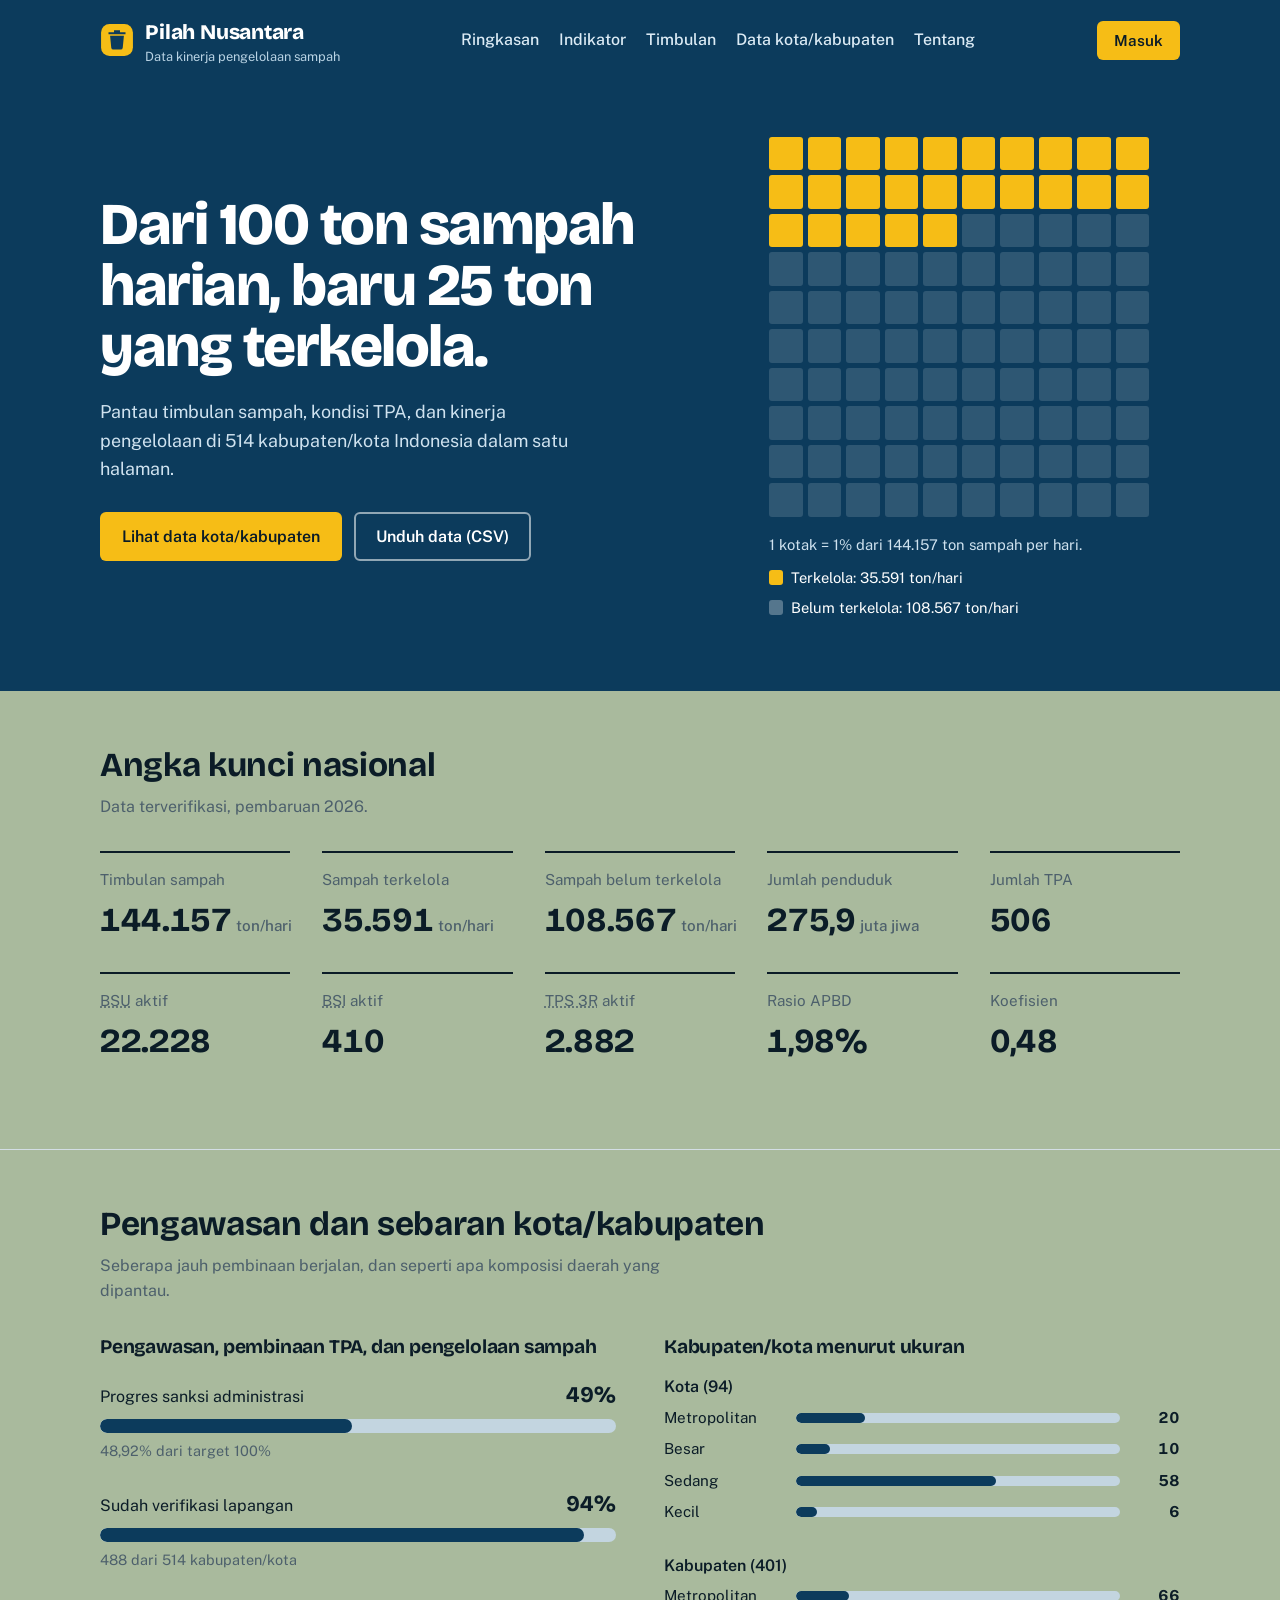
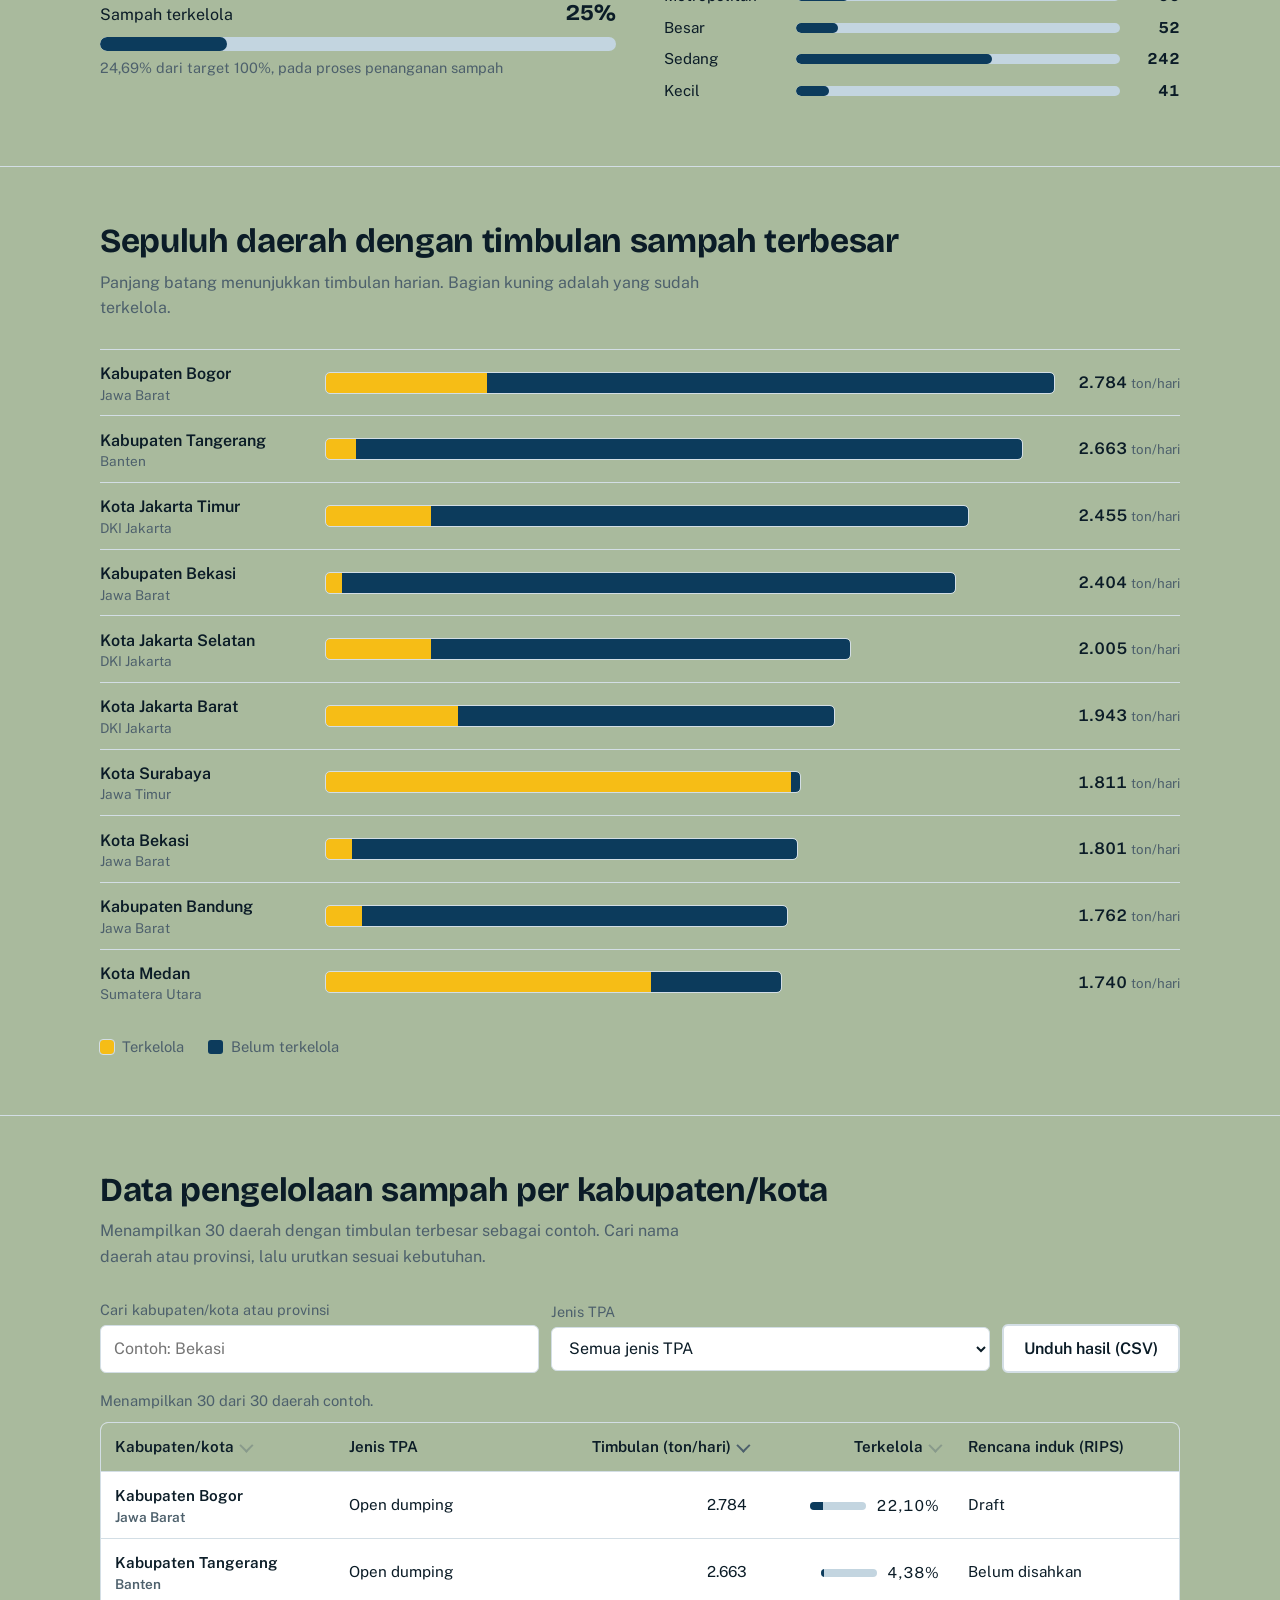
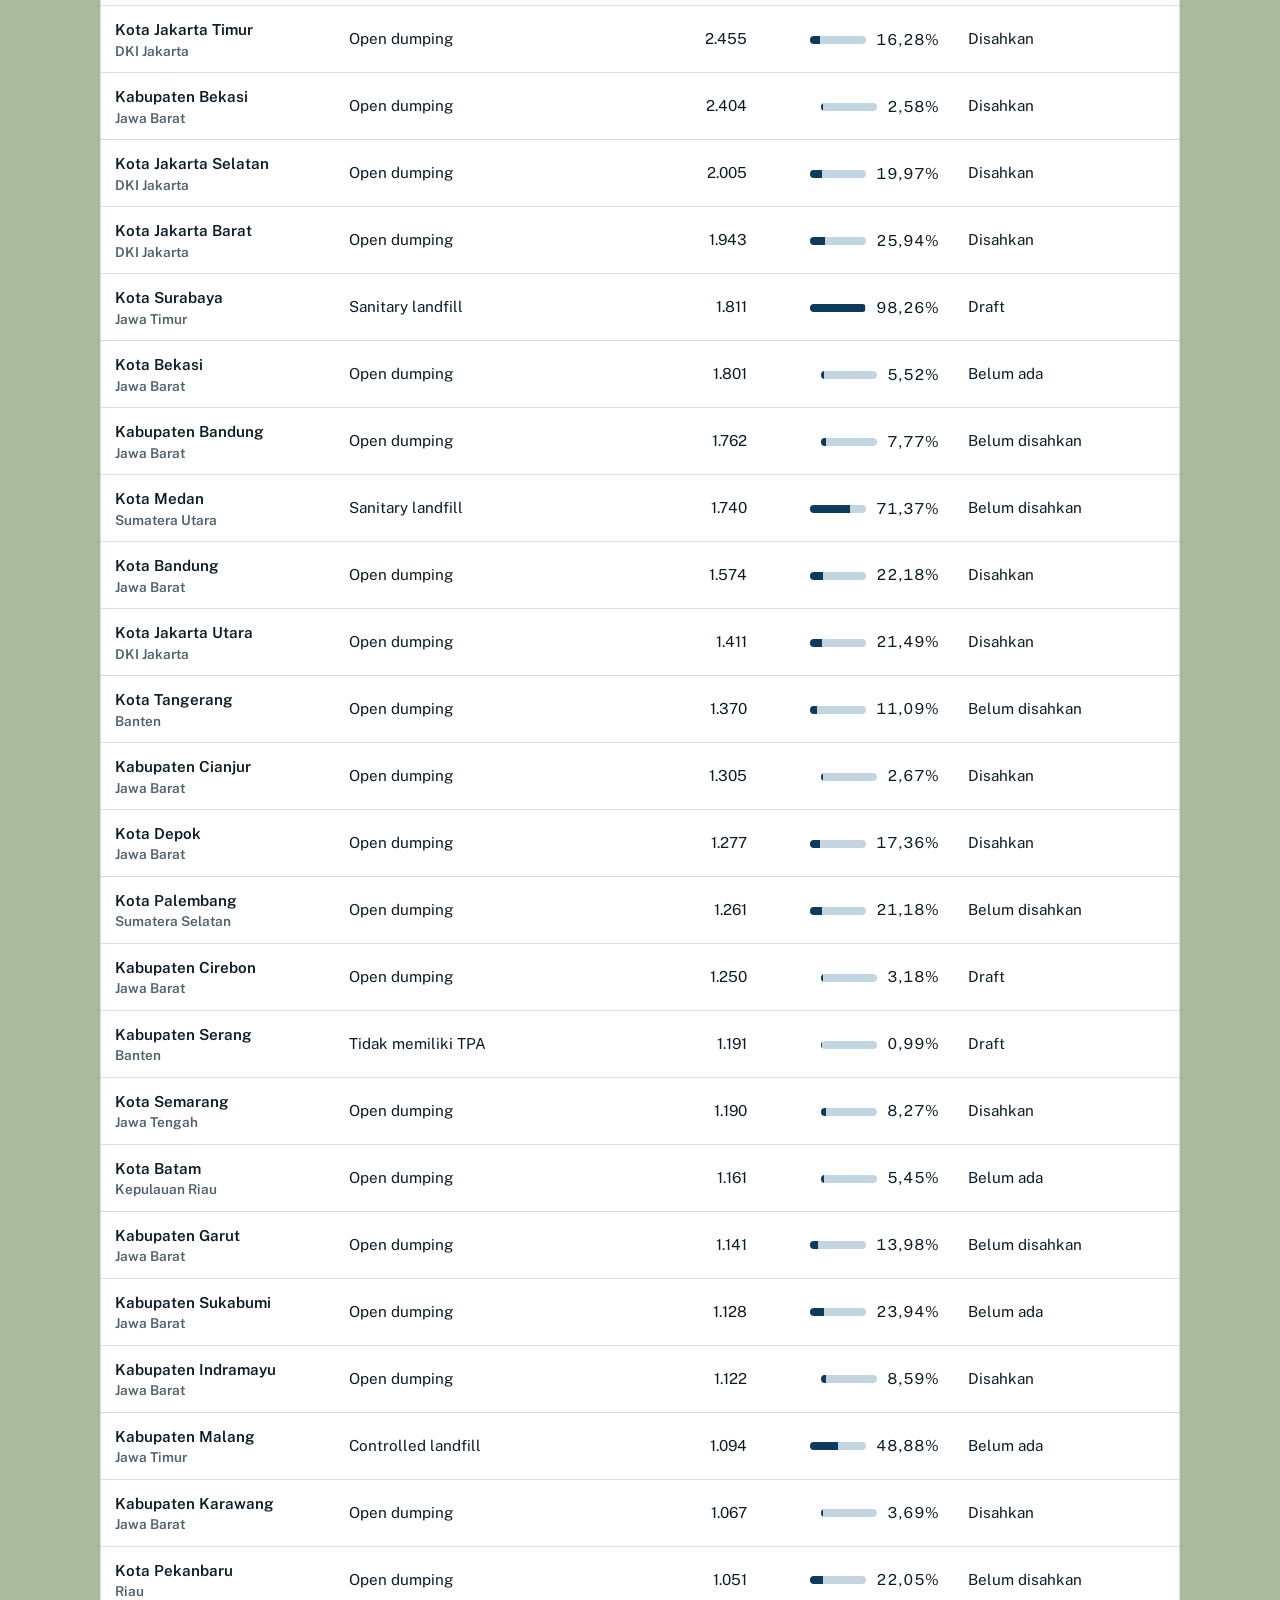
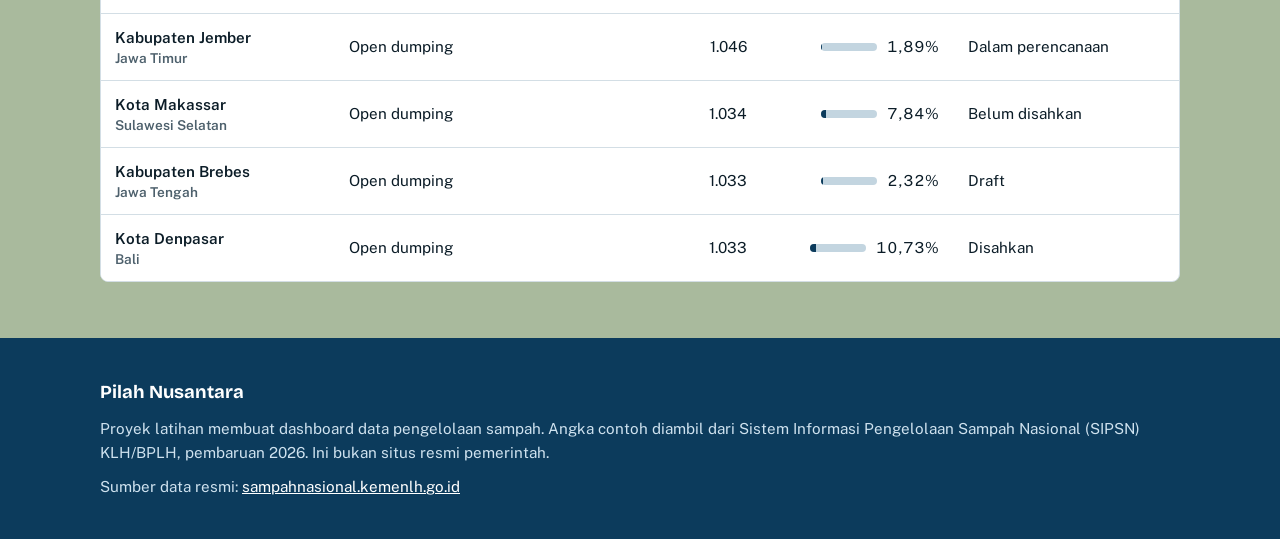
<file: index.html>
<!doctype html>
<html lang="id">
<head>
<meta charset="utf-8">
<meta name="viewport" content="width=device-width, initial-scale=1">
<title>Pilah Nusantara – Data pengelolaan sampah kabupaten/kota</title>
<link rel="preconnect" href="https://fonts.googleapis.com">
<link rel="preconnect" href="https://fonts.gstatic.com" crossorigin>
<link href="https://fonts.googleapis.com/css2?family=Bricolage+Grotesque:opsz,wght@12..96,500;12..96,700;12..96,800&family=Public+Sans:wght@400;500;600&display=swap" rel="stylesheet">
<link rel="stylesheet" href="syle.css">
</head>
<body>
<a class="skip" href="#data">Langsung ke tabel data</a>

<div class="top">
  <div class="wrap">
    <header class="bar-top">
      <a class="brand" href="#" aria-label="Pilah Nusantara, beranda">
        <svg viewBox="0 0 32 32" width="34" height="34" aria-hidden="true">
          <rect x="1" y="1" width="30" height="30" rx="8" fill="#F6BD16"/>
          <path d="M9.5 12h13l-1.1 11.2a2 2 0 0 1-2 1.8h-6.8a2 2 0 0 1-2-1.8L9.5 12Zm-1.5-3.2h16V10.6H8V8.8Zm5.2-2h5.6v2h-5.6v-2Z" fill="#0C3B5C"/>
        </svg>
        <span>
          <span class="brand-name">Pilah Nusantara</span>
          <span class="brand-sub">Data kinerja pengelolaan sampah</span>
        </span>
      </a>
      <nav class="nav" aria-label="Navigasi utama">
        <a href="#ringkasan">Ringkasan</a>
        <a href="#indikator">Indikator</a>
        <a href="#timbulan">Timbulan</a>
        <a href="#data">Data kota/kabupaten</a>
        <a href="#tentang">Tentang</a>
      </nav>
      <button class="btn btn-yellow btn-small" type="button" id="openLogin">Masuk</button>
    </header>

    <section class="hero" aria-labelledby="judul">
      <div>
        <h1 id="judul">Dari 100 ton sampah harian, baru 25 ton yang terkelola.</h1>
        <p class="lead">Pantau timbulan sampah, kondisi TPA, dan kinerja pengelolaan di 514 kabupaten/kota Indonesia dalam satu halaman.</p>
        <div class="hero-actions">
          <a class="btn btn-yellow" href="#data">Lihat data kota/kabupaten</a>
          <button class="btn btn-line" type="button" id="exportHero">Unduh data (CSV)</button>
        </div>
      </div>
      <figure class="waffle-box" style="margin:0">
        <div class="waffle" id="waffle" role="img" aria-label="Diagram 100 kotak: 25 kotak kuning menunjukkan sampah yang terkelola, 75 kotak redup menunjukkan sampah yang belum terkelola."></div>
        <figcaption>
          <p class="waffle-cap">1 kotak = 1% dari 144.157 ton sampah per hari.</p>
          <div class="legend">
            <span><i class="sw sw-managed"></i>Terkelola: 35.591 ton/hari</span>
            <span><i class="sw sw-pile-dark"></i>Belum terkelola: 108.567 ton/hari</span>
          </div>
        </figcaption>
      </figure>
    </section>
  </div>
</div>

<main>
  <section class="section" id="ringkasan" aria-labelledby="h-ringkasan">
    <div class="wrap">
      <h2 id="h-ringkasan">Angka kunci nasional</h2>
      <p class="intro">Data terverifikasi, pembaruan 2026.</p>
      <dl class="figures">
        <div class="fig"><dt>Timbulan sampah</dt><dd>144.157<span class="unit">ton/hari</span></dd></div>
        <div class="fig"><dt>Sampah terkelola</dt><dd>35.591<span class="unit">ton/hari</span></dd></div>
        <div class="fig"><dt>Sampah belum terkelola</dt><dd>108.567<span class="unit">ton/hari</span></dd></div>
        <div class="fig"><dt>Jumlah penduduk</dt><dd>275,9<span class="unit">juta jiwa</span></dd></div>
        <div class="fig"><dt>Jumlah TPA</dt><dd>506</dd></div>
        <div class="fig"><dt><abbr title="Bank Sampah Unit">BSU</abbr> aktif</dt><dd>22.228</dd></div>
        <div class="fig"><dt><abbr title="Bank Sampah Induk">BSI</abbr> aktif</dt><dd>410</dd></div>
        <div class="fig"><dt><abbr title="Reduce, Reuse, Recycle">TPS 3R</abbr> aktif</dt><dd>2.882</dd></div>
        <div class="fig"><dt>Rasio APBD</dt><dd>1,98%</dd></div>
        <div class="fig"><dt>Koefisien</dt><dd>0,48</dd></div>
      </dl>
    </div>
  </section>

  <section class="section" id="indikator" aria-labelledby="h-indikator">
    <div class="wrap">
      <h2 id="h-indikator">Pengawasan dan sebaran kota/kabupaten</h2>
      <p class="intro">Seberapa jauh pembinaan berjalan, dan seperti apa komposisi daerah yang dipantau.</p>

      <div class="two">
        <div>
          <h3>Pengawasan, pembinaan TPA, dan pengelolaan sampah</h3>

          <div class="meter">
            <div class="meter-head"><span>Progres sanksi administrasi</span><strong>49%</strong></div>
            <div class="track" role="img" aria-label="48,92 persen dari target 100 persen"><div class="fill" style="--v:48.92%"></div></div>
            <small>48,92% dari target 100%</small>
          </div>

          <div class="meter">
            <div class="meter-head"><span>Sudah verifikasi lapangan</span><strong>94%</strong></div>
            <div class="track" role="img" aria-label="488 dari 514 kabupaten/kota, 93,85 persen"><div class="fill" style="--v:93.85%"></div></div>
            <small>488 dari 514 kabupaten/kota</small>
          </div>

          <div class="meter">
            <div class="meter-head"><span>Sampah terkelola</span><strong>25%</strong></div>
            <div class="track" role="img" aria-label="24,69 persen dari target 100 persen"><div class="fill" style="--v:24.69%"></div></div>
            <small>24,69% dari target 100%, pada proses penanganan sampah</small>
          </div>
        </div>

        <div>
          <h3>Kabupaten/kota menurut ukuran</h3>
          <div class="sizes" id="sizes"></div>
        </div>
      </div>
    </div>
  </section>

  <section class="section" id="timbulan" aria-labelledby="h-timbulan">
    <div class="wrap">
      <h2 id="h-timbulan">Sepuluh daerah dengan timbulan sampah terbesar</h2>
      <p class="intro">Panjang batang menunjukkan timbulan harian. Bagian kuning adalah yang sudah terkelola.</p>
      <ol class="rank" id="rank"></ol>
      <div class="legend-light">
        <span><i class="sw sw-managed-l"></i>Terkelola</span>
        <span><i class="sw sw-unmanaged"></i>Belum terkelola</span>
      </div>
    </div>
  </section>

  <section class="section" id="data" aria-labelledby="h-data">
    <div class="wrap">
      <h2 id="h-data">Data pengelolaan sampah per kabupaten/kota</h2>
      <p class="intro">Menampilkan 30 daerah dengan timbulan terbesar sebagai contoh. Cari nama daerah atau provinsi, lalu urutkan sesuai kebutuhan.</p>

      <div class="tools">
        <div class="field">
          <label for="q">Cari kabupaten/kota atau provinsi</label>
          <input id="q" type="search" placeholder="Contoh: Bekasi" autocomplete="off">
        </div>
        <div class="field">
          <label for="jenis">Jenis TPA</label>
          <select id="jenis">
            <option value="">Semua jenis TPA</option>
          </select>
        </div>
        <button class="btn btn-ghost" type="button" id="exportTable">Unduh hasil (CSV)</button>
      </div>
      <p class="count" id="count" aria-live="polite"></p>

      <div class="table-scroll" tabindex="0" role="region" aria-label="Tabel data, geser ke samping untuk melihat semua kolom">
        <table>
          <caption>Data pengelolaan sampah per kabupaten/kota</caption>
          <thead>
            <tr>
              <th scope="col" aria-sort="none" data-key="nama"><button class="sort" type="button">Kabupaten/kota</button></th>
              <th scope="col">Jenis TPA</th>
              <th scope="col" class="num" aria-sort="descending" data-key="timbulan"><button class="sort" type="button">Timbulan (ton/hari)</button></th>
              <th scope="col" class="num" aria-sort="none" data-key="kelola"><button class="sort" type="button">Terkelola</button></th>
              <th scope="col">Rencana induk (RIPS)</th>
            </tr>
          </thead>
          <tbody id="tbody"></tbody>
        </table>
      </div>
    </div>
  </section>
</main>

<footer class="foot" id="tentang">
  <div class="wrap">
    <p><strong>Pilah Nusantara</strong></p>
    <p>Proyek latihan membuat dashboard data pengelolaan sampah. Angka contoh diambil dari Sistem Informasi Pengelolaan Sampah Nasional (SIPSN) KLH/BPLH, pembaruan 2026. Ini bukan situs resmi pemerintah.</p>
    <p>Sumber data resmi: <a href="https://sampahnasional.kemenlh.go.id/" rel="noopener">sampahnasional.kemenlh.go.id</a></p>
  </div>
</footer>

<dialog id="login" aria-labelledby="login-title">
  <form class="dlg" id="loginForm">
    <h2 id="login-title">Masuk</h2>
    <p>Untuk operator dinas lingkungan hidup. Halaman ini hanya contoh dan belum terhubung ke server.</p>
    <div class="field">
      <label for="user">Nama pengguna</label>
      <input id="user" name="user" type="text" autocomplete="username" required>
    </div>
    <div class="field">
      <label for="pass">Kata sandi</label>
      <input id="pass" name="pass" type="password" autocomplete="current-password" required>
    </div>
    <div class="dlg-actions">
      <button class="btn btn-ghost btn-small" type="button" id="closeLogin">Batal</button>
      <button class="btn btn-yellow btn-small" type="submit">Masuk</button>
    </div>
    <p id="loginMsg" role="status"></p>
  </form>
</dialog>

<script>
(function(){
  /* nama, provinsi, jenis TPA, timbulan (ton/hari), % terkelola, status RIPS */
  var rows = [
    ["Kabupaten Bogor","Jawa Barat","Open dumping",2784,22.10,"Draft"],
    ["Kabupaten Tangerang","Banten","Open dumping",2663,4.38,"Belum disahkan"],
    ["Kota Jakarta Timur","DKI Jakarta","Open dumping",2455,16.28,"Disahkan"],
    ["Kabupaten Bekasi","Jawa Barat","Open dumping",2404,2.58,"Disahkan"],
    ["Kota Jakarta Selatan","DKI Jakarta","Open dumping",2005,19.97,"Disahkan"],
    ["Kota Jakarta Barat","DKI Jakarta","Open dumping",1943,25.94,"Disahkan"],
    ["Kota Surabaya","Jawa Timur","Sanitary landfill",1811,98.26,"Draft"],
    ["Kota Bekasi","Jawa Barat","Open dumping",1801,5.52,"Belum ada"],
    ["Kabupaten Bandung","Jawa Barat","Open dumping",1762,7.77,"Belum disahkan"],
    ["Kota Medan","Sumatera Utara","Sanitary landfill",1740,71.37,"Belum disahkan"],
    ["Kota Bandung","Jawa Barat","Open dumping",1574,22.18,"Disahkan"],
    ["Kota Jakarta Utara","DKI Jakarta","Open dumping",1411,21.49,"Disahkan"],
    ["Kota Tangerang","Banten","Open dumping",1370,11.09,"Belum disahkan"],
    ["Kabupaten Cianjur","Jawa Barat","Open dumping",1305,2.67,"Disahkan"],
    ["Kota Depok","Jawa Barat","Open dumping",1277,17.36,"Disahkan"],
    ["Kota Palembang","Sumatera Selatan","Open dumping",1261,21.18,"Belum disahkan"],
    ["Kabupaten Cirebon","Jawa Barat","Open dumping",1250,3.18,"Draft"],
    ["Kabupaten Serang","Banten","Tidak memiliki TPA",1191,0.99,"Draft"],
    ["Kota Semarang","Jawa Tengah","Open dumping",1190,8.27,"Disahkan"],
    ["Kota Batam","Kepulauan Riau","Open dumping",1161,5.45,"Belum ada"],
    ["Kabupaten Garut","Jawa Barat","Open dumping",1141,13.98,"Belum disahkan"],
    ["Kabupaten Sukabumi","Jawa Barat","Open dumping",1128,23.94,"Belum ada"],
    ["Kabupaten Indramayu","Jawa Barat","Open dumping",1122,8.59,"Disahkan"],
    ["Kabupaten Malang","Jawa Timur","Controlled landfill",1094,48.88,"Belum ada"],
    ["Kabupaten Karawang","Jawa Barat","Open dumping",1067,3.69,"Disahkan"],
    ["Kota Pekanbaru","Riau","Open dumping",1051,22.05,"Belum disahkan"],
    ["Kabupaten Jember","Jawa Timur","Open dumping",1046,1.89,"Dalam perencanaan"],
    ["Kota Makassar","Sulawesi Selatan","Open dumping",1034,7.84,"Belum disahkan"],
    ["Kabupaten Brebes","Jawa Tengah","Open dumping",1033,2.32,"Draft"],
    ["Kota Denpasar","Bali","Open dumping",1033,10.73,"Disahkan"]
  ];

  var fmt = function(n,d){ return n.toLocaleString('id-ID',{minimumFractionDigits:d||0,maximumFractionDigits:d||0}); };
  var $ = function(id){ return document.getElementById(id); };

  /* ---- Waffle hero: 100 kotak, 25 terkelola (35.591 / 144.157) ---- */
  var managedCells = Math.round(35591/144157*100);
  var waffle = $('waffle'), html = '';
  for (var i=0;i<100;i++){
    html += '<span class="cell'+(i<managedCells?' on':'')+'" style="--i:'+i+'"></span>';
  }
  waffle.innerHTML = html;

  /* ---- Sebaran ukuran kab/kota ---- */
  var sizes = [
    {judul:"Kota", total:94, data:[["Metropolitan",20,21.28],["Besar",10,10.64],["Sedang",58,61.70],["Kecil",6,6.38]]},
    {judul:"Kabupaten", total:401, data:[["Metropolitan",66,16.46],["Besar",52,12.97],["Sedang",242,60.35],["Kecil",41,10.22]]}
  ];
  $('sizes').innerHTML = sizes.map(function(g){
    return '<div><h4>'+g.judul+' ('+g.total+')</h4>'+
      g.data.map(function(d){
        return '<div class="size-row"><span>'+d[0]+'</span>'+
          '<div class="track" role="img" aria-label="'+fmt(d[2],2)+' persen"><div class="fill" style="--v:'+d[2]+'%"></div></div>'+
          '<b>'+d[1]+'</b></div>';
      }).join('')+'</div>';
  }).join('');

  /* ---- Peringkat timbulan (10 teratas) ---- */
  var top10 = rows.slice().sort(function(a,b){return b[3]-a[3];}).slice(0,10);
  var max = top10[0][3];
  $('rank').innerHTML = top10.map(function(r){
    var w = r[3]/max*100;
    return '<li>'+
      '<span class="name">'+r[0]+'<small>'+r[1]+'</small></span>'+
      '<div class="stack" style="width:'+w+'%" role="img" aria-label="'+fmt(r[4],2)+' persen terkelola">'+
        '<span class="m" style="width:'+r[4]+'%"></span><span class="u" style="width:'+(100-r[4])+'%"></span></div>'+
      '<span class="val">'+fmt(r[3])+' <small>ton/hari</small></span>'+
    '</li>';
  }).join('');

  /* ---- Tabel: cari, filter, urut ---- */
  var jenisList = Array.from(new Set(rows.map(function(r){return r[2];}))).sort();
  $('jenis').insertAdjacentHTML('beforeend', jenisList.map(function(j){return '<option>'+j+'</option>';}).join(''));

  var state = {q:'', jenis:'', key:'timbulan', dir:'desc'};
  var idx = {nama:0, timbulan:3, kelola:4};
  var current = [];

  function apply(){
    var q = state.q.trim().toLowerCase();
    current = rows.filter(function(r){
      var hit = !q || r[0].toLowerCase().indexOf(q)>-1 || r[1].toLowerCase().indexOf(q)>-1;
      var jn = !state.jenis || r[2]===state.jenis;
      return hit && jn;
    });
    var k = idx[state.key], m = state.dir==='asc'?1:-1;
    current.sort(function(a,b){
      var x=a[k], y=b[k];
      return (typeof x==='string' ? x.localeCompare(y,'id') : x-y)*m;
    });
    render();
  }

  function render(){
    var tb = $('tbody');
    if(!current.length){
      tb.innerHTML = '<tr><td class="empty" colspan="5">Tidak ada daerah yang cocok dengan pencarian. Ubah kata kunci atau pilih “Semua jenis TPA”.</td></tr>';
    } else {
      tb.innerHTML = current.map(function(r){
        return '<tr>'+
          '<td class="name">'+r[0]+'<span class="prov">'+r[1]+'</span></td>'+
          '<td>'+r[2]+'</td>'+
          '<td class="num">'+fmt(r[3])+'</td>'+
          '<td class="num"><span class="pct"><span class="mini" aria-hidden="true"><i style="--v:'+r[4]+'%"></i></span>'+fmt(r[4],2)+'%</span></td>'+
          '<td>'+r[5]+'</td>'+
        '</tr>';
      }).join('');
    }
    $('count').textContent = 'Menampilkan '+current.length+' dari '+rows.length+' daerah contoh.';
  }

  $('q').addEventListener('input', function(e){ state.q = e.target.value; apply(); });
  $('jenis').addEventListener('change', function(e){ state.jenis = e.target.value; apply(); });

  document.querySelectorAll('th[data-key]').forEach(function(th){
    th.querySelector('.sort').addEventListener('click', function(){
      var key = th.getAttribute('data-key');
      if(state.key===key){ state.dir = state.dir==='asc'?'desc':'asc'; }
      else { state.key = key; state.dir = key==='nama'?'asc':'desc'; }
      document.querySelectorAll('th[data-key]').forEach(function(t){ t.setAttribute('aria-sort','none'); });
      th.setAttribute('aria-sort', state.dir==='asc'?'ascending':'descending');
      apply();
    });
  });

  /* ---- Unduh CSV ---- */
  function exportCSV(list){
    var head = ['Kabupaten/kota','Provinsi','Jenis TPA','Timbulan (ton/hari)','Terkelola (%)','Status RIPS'];
    var lines = [head].concat(list.map(function(r){return r;})).map(function(r){
      return r.map(function(c){ return '"'+String(c).replace(/"/g,'""')+'"'; }).join(',');
    });
    var blob = new Blob(['\ufeff'+lines.join('\n')], {type:'text/csv;charset=utf-8'});
    var a = document.createElement('a');
    a.href = URL.createObjectURL(blob);
    a.download = 'data-pengelolaan-sampah.csv';
    document.body.appendChild(a); a.click(); a.remove();
    setTimeout(function(){ URL.revokeObjectURL(a.href); }, 500);
  }
  $('exportTable').addEventListener('click', function(){ exportCSV(current); });
  $('exportHero').addEventListener('click', function(){ exportCSV(rows); });

  /* ---- Dialog login (contoh) ---- */
  var dlg = $('login');
  $('openLogin').addEventListener('click', function(){ $('loginMsg').textContent=''; dlg.showModal(); });
  $('closeLogin').addEventListener('click', function(){ dlg.close(); });
  dlg.addEventListener('click', function(e){ if(e.target===dlg) dlg.close(); });
  $('loginForm').addEventListener('submit', function(e){
    e.preventDefault();
    $('loginMsg').textContent = 'Login belum terhubung ke server. Hubungkan formulir ini ke API autentikasi Anda.';
  });

  apply();
})();
</script>
</body>
</html>
</file>
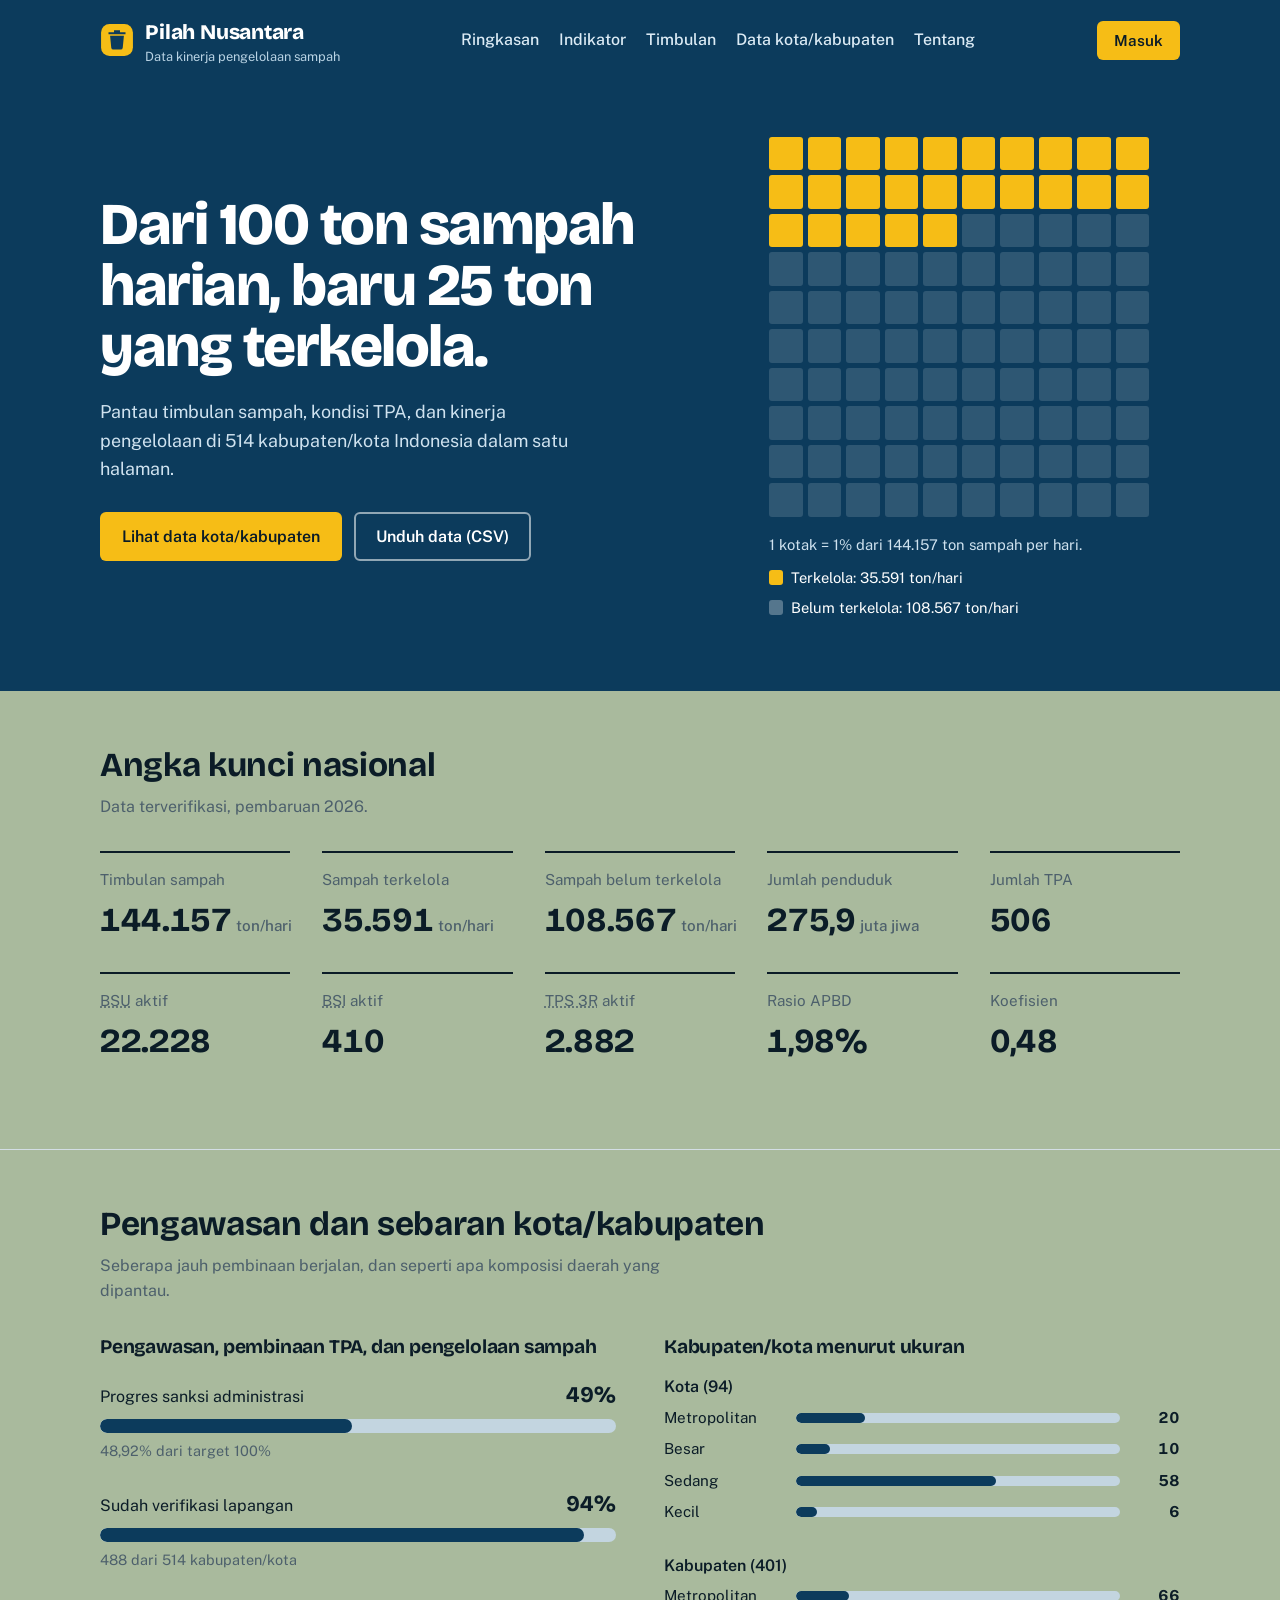
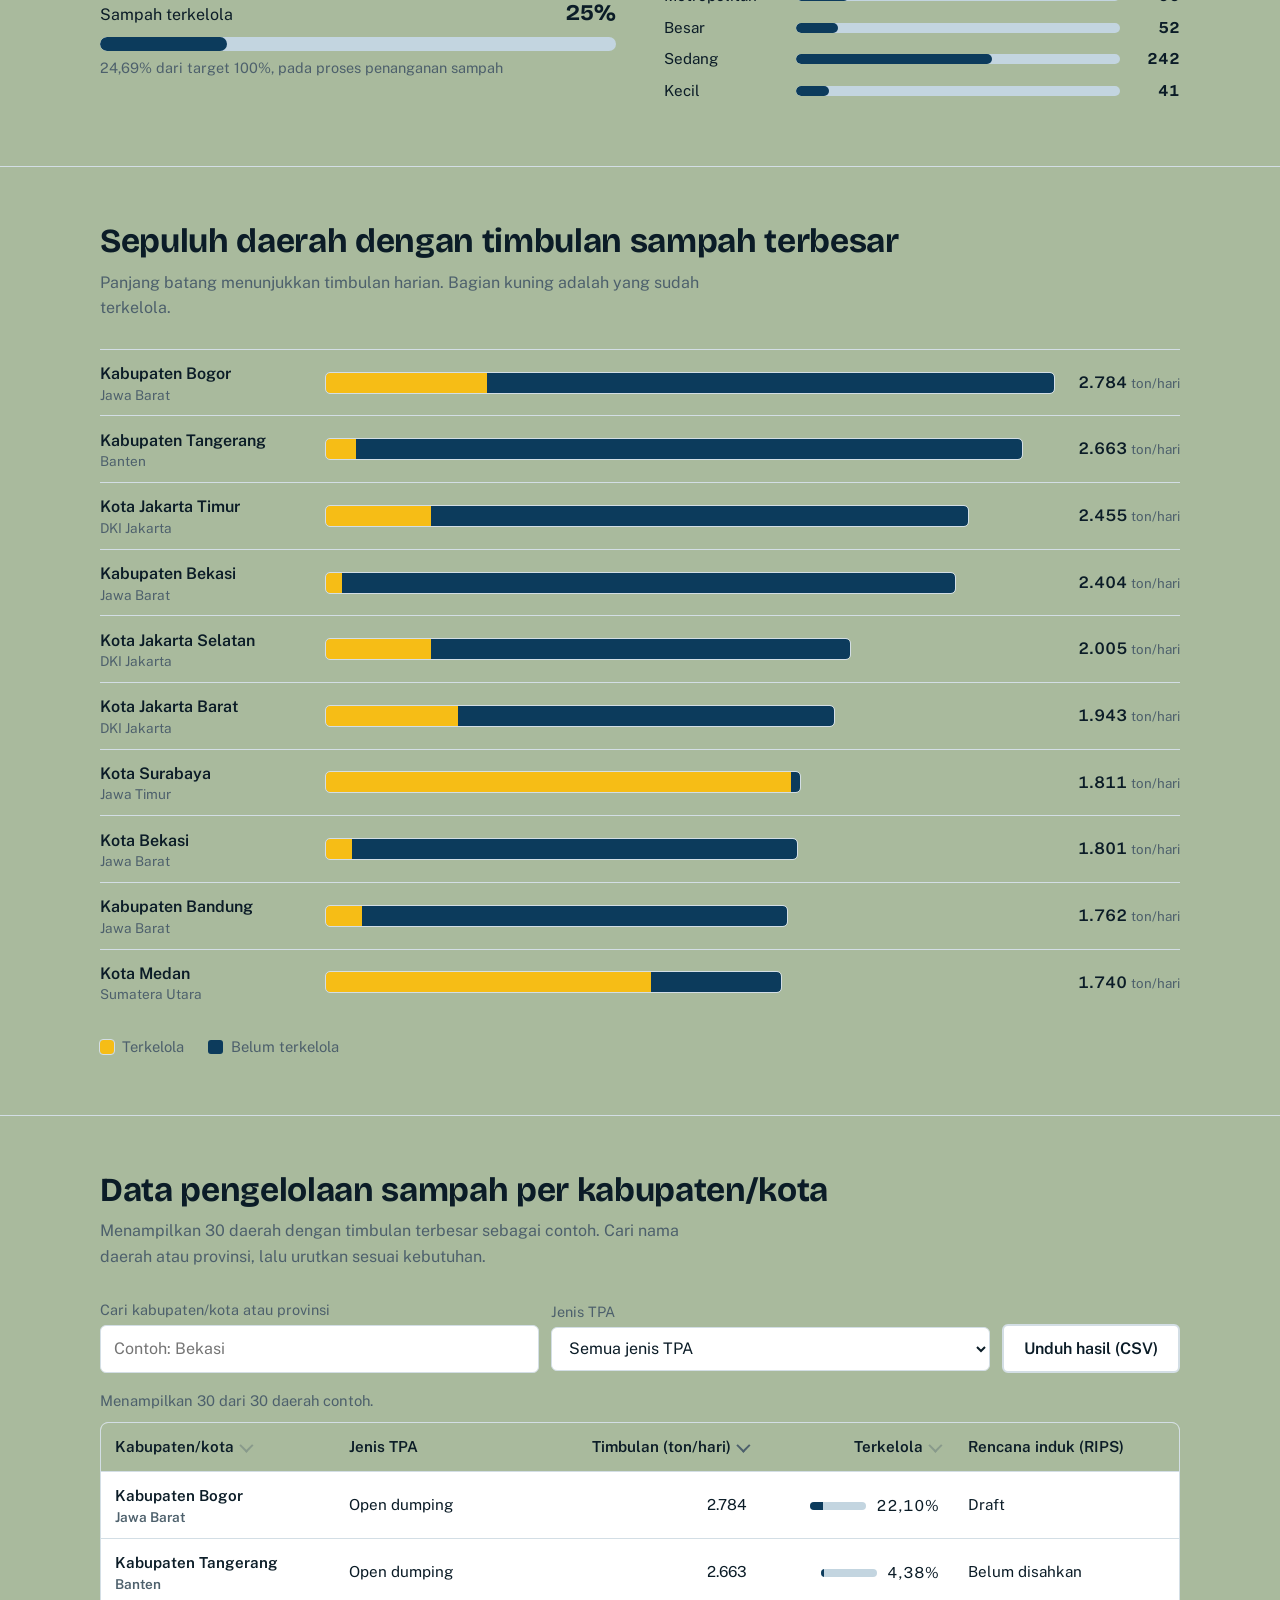
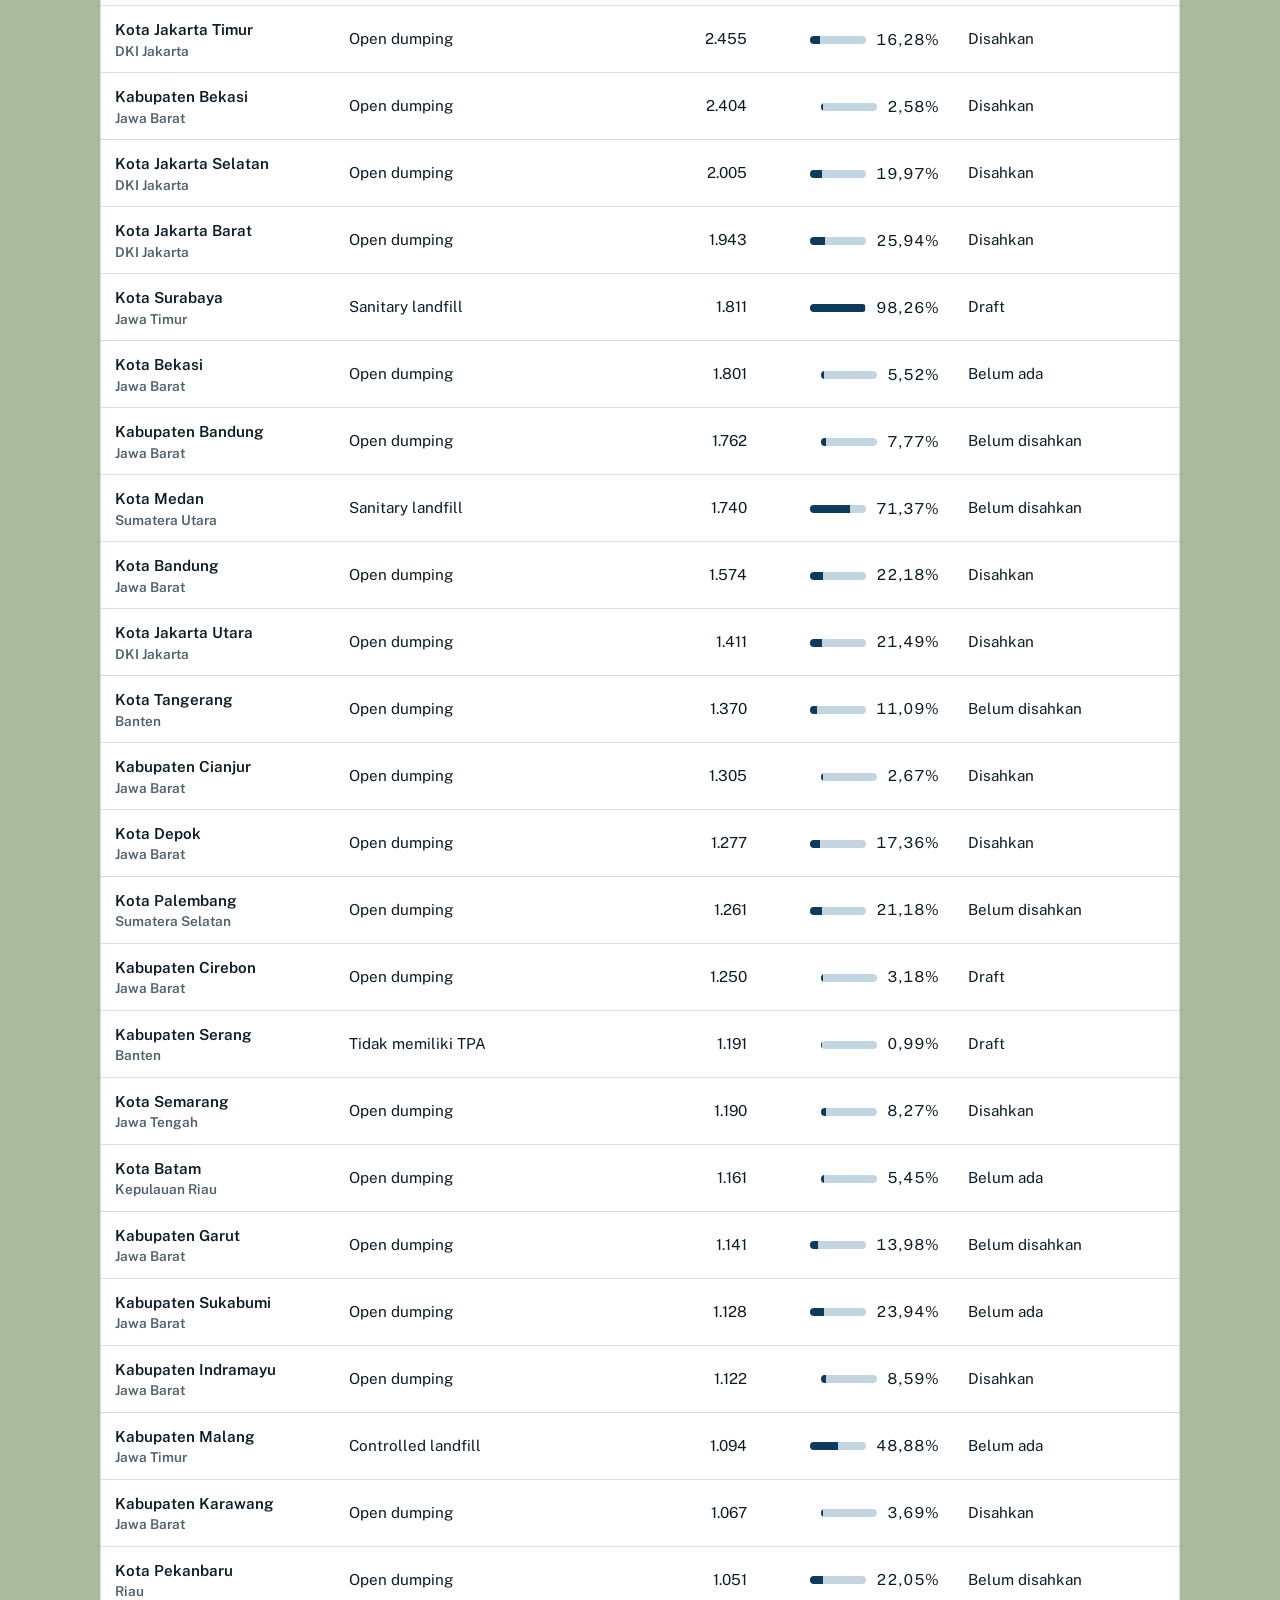
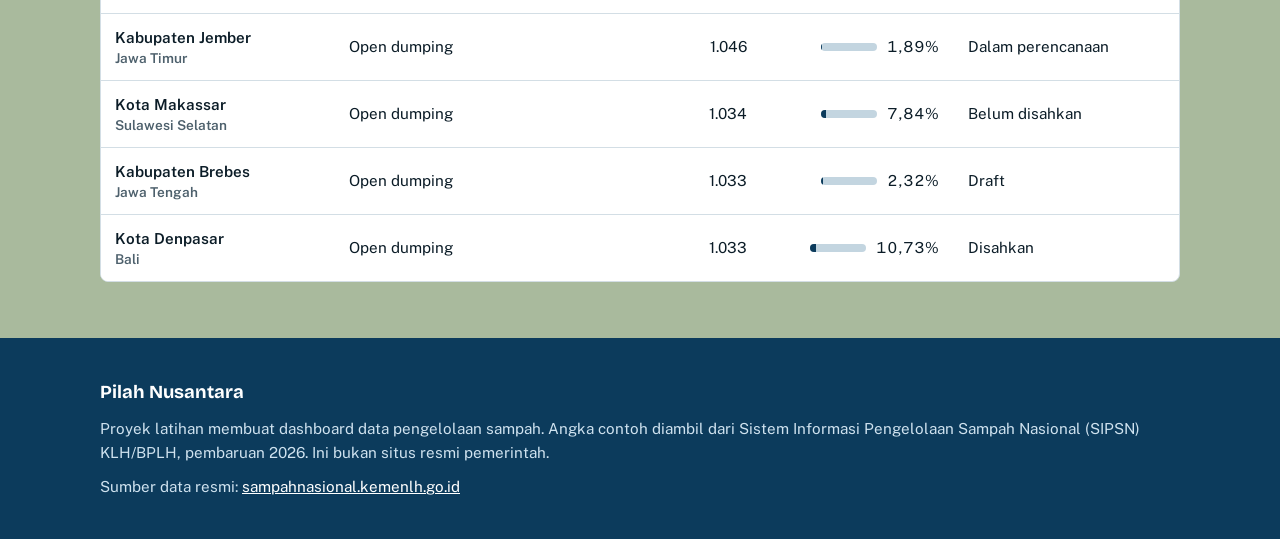
<file: SAMPAH.html>
<!doctype html>
<html lang="id">
<head>
<meta charset="utf-8">
<meta name="viewport" content="width=device-width, initial-scale=1">
<title>Pilah Nusantara – Data pengelolaan sampah kabupaten/kota</title>
<link rel="preconnect" href="https://fonts.googleapis.com">
<link rel="preconnect" href="https://fonts.gstatic.com" crossorigin>
<link href="https://fonts.googleapis.com/css2?family=Bricolage+Grotesque:opsz,wght@12..96,500;12..96,700;12..96,800&family=Public+Sans:wght@400;500;600&display=swap" rel="stylesheet">
<link rel="stylesheet" href="syle.css">
</head>
<body>
<a class="skip" href="#data">Langsung ke tabel data</a>

<div class="top">
  <div class="wrap">
    <header class="bar-top">
      <a class="brand" href="#" aria-label="Pilah Nusantara, beranda">
        <svg viewBox="0 0 32 32" width="34" height="34" aria-hidden="true">
          <rect x="1" y="1" width="30" height="30" rx="8" fill="#F6BD16"/>
          <path d="M9.5 12h13l-1.1 11.2a2 2 0 0 1-2 1.8h-6.8a2 2 0 0 1-2-1.8L9.5 12Zm-1.5-3.2h16V10.6H8V8.8Zm5.2-2h5.6v2h-5.6v-2Z" fill="#0C3B5C"/>
        </svg>
        <span>
          <span class="brand-name">Pilah Nusantara</span>
          <span class="brand-sub">Data kinerja pengelolaan sampah</span>
        </span>
      </a>
      <nav class="nav" aria-label="Navigasi utama">
        <a href="#ringkasan">Ringkasan</a>
        <a href="#indikator">Indikator</a>
        <a href="#timbulan">Timbulan</a>
        <a href="#data">Data kota/kabupaten</a>
        <a href="#tentang">Tentang</a>
      </nav>
      <button class="btn btn-yellow btn-small" type="button" id="openLogin">Masuk</button>
    </header>

    <section class="hero" aria-labelledby="judul">
      <div>
        <h1 id="judul">Dari 100 ton sampah harian, baru 25 ton yang terkelola.</h1>
        <p class="lead">Pantau timbulan sampah, kondisi TPA, dan kinerja pengelolaan di 514 kabupaten/kota Indonesia dalam satu halaman.</p>
        <div class="hero-actions">
          <a class="btn btn-yellow" href="#data">Lihat data kota/kabupaten</a>
          <button class="btn btn-line" type="button" id="exportHero">Unduh data (CSV)</button>
        </div>
      </div>
      <figure class="waffle-box" style="margin:0">
        <div class="waffle" id="waffle" role="img" aria-label="Diagram 100 kotak: 25 kotak kuning menunjukkan sampah yang terkelola, 75 kotak redup menunjukkan sampah yang belum terkelola."></div>
        <figcaption>
          <p class="waffle-cap">1 kotak = 1% dari 144.157 ton sampah per hari.</p>
          <div class="legend">
            <span><i class="sw sw-managed"></i>Terkelola: 35.591 ton/hari</span>
            <span><i class="sw sw-pile-dark"></i>Belum terkelola: 108.567 ton/hari</span>
          </div>
        </figcaption>
      </figure>
    </section>
  </div>
</div>

<main>
  <section class="section" id="ringkasan" aria-labelledby="h-ringkasan">
    <div class="wrap">
      <h2 id="h-ringkasan">Angka kunci nasional</h2>
      <p class="intro">Data terverifikasi, pembaruan 2026.</p>
      <dl class="figures">
        <div class="fig"><dt>Timbulan sampah</dt><dd>144.157<span class="unit">ton/hari</span></dd></div>
        <div class="fig"><dt>Sampah terkelola</dt><dd>35.591<span class="unit">ton/hari</span></dd></div>
        <div class="fig"><dt>Sampah belum terkelola</dt><dd>108.567<span class="unit">ton/hari</span></dd></div>
        <div class="fig"><dt>Jumlah penduduk</dt><dd>275,9<span class="unit">juta jiwa</span></dd></div>
        <div class="fig"><dt>Jumlah TPA</dt><dd>506</dd></div>
        <div class="fig"><dt><abbr title="Bank Sampah Unit">BSU</abbr> aktif</dt><dd>22.228</dd></div>
        <div class="fig"><dt><abbr title="Bank Sampah Induk">BSI</abbr> aktif</dt><dd>410</dd></div>
        <div class="fig"><dt><abbr title="Reduce, Reuse, Recycle">TPS 3R</abbr> aktif</dt><dd>2.882</dd></div>
        <div class="fig"><dt>Rasio APBD</dt><dd>1,98%</dd></div>
        <div class="fig"><dt>Koefisien</dt><dd>0,48</dd></div>
      </dl>
    </div>
  </section>

  <section class="section" id="indikator" aria-labelledby="h-indikator">
    <div class="wrap">
      <h2 id="h-indikator">Pengawasan dan sebaran kota/kabupaten</h2>
      <p class="intro">Seberapa jauh pembinaan berjalan, dan seperti apa komposisi daerah yang dipantau.</p>

      <div class="two">
        <div>
          <h3>Pengawasan, pembinaan TPA, dan pengelolaan sampah</h3>

          <div class="meter">
            <div class="meter-head"><span>Progres sanksi administrasi</span><strong>49%</strong></div>
            <div class="track" role="img" aria-label="48,92 persen dari target 100 persen"><div class="fill" style="--v:48.92%"></div></div>
            <small>48,92% dari target 100%</small>
          </div>

          <div class="meter">
            <div class="meter-head"><span>Sudah verifikasi lapangan</span><strong>94%</strong></div>
            <div class="track" role="img" aria-label="488 dari 514 kabupaten/kota, 93,85 persen"><div class="fill" style="--v:93.85%"></div></div>
            <small>488 dari 514 kabupaten/kota</small>
          </div>

          <div class="meter">
            <div class="meter-head"><span>Sampah terkelola</span><strong>25%</strong></div>
            <div class="track" role="img" aria-label="24,69 persen dari target 100 persen"><div class="fill" style="--v:24.69%"></div></div>
            <small>24,69% dari target 100%, pada proses penanganan sampah</small>
          </div>
        </div>

        <div>
          <h3>Kabupaten/kota menurut ukuran</h3>
          <div class="sizes" id="sizes"></div>
        </div>
      </div>
    </div>
  </section>

  <section class="section" id="timbulan" aria-labelledby="h-timbulan">
    <div class="wrap">
      <h2 id="h-timbulan">Sepuluh daerah dengan timbulan sampah terbesar</h2>
      <p class="intro">Panjang batang menunjukkan timbulan harian. Bagian kuning adalah yang sudah terkelola.</p>
      <ol class="rank" id="rank"></ol>
      <div class="legend-light">
        <span><i class="sw sw-managed-l"></i>Terkelola</span>
        <span><i class="sw sw-unmanaged"></i>Belum terkelola</span>
      </div>
    </div>
  </section>

  <section class="section" id="data" aria-labelledby="h-data">
    <div class="wrap">
      <h2 id="h-data">Data pengelolaan sampah per kabupaten/kota</h2>
      <p class="intro">Menampilkan 30 daerah dengan timbulan terbesar sebagai contoh. Cari nama daerah atau provinsi, lalu urutkan sesuai kebutuhan.</p>

      <div class="tools">
        <div class="field">
          <label for="q">Cari kabupaten/kota atau provinsi</label>
          <input id="q" type="search" placeholder="Contoh: Bekasi" autocomplete="off">
        </div>
        <div class="field">
          <label for="jenis">Jenis TPA</label>
          <select id="jenis">
            <option value="">Semua jenis TPA</option>
          </select>
        </div>
        <button class="btn btn-ghost" type="button" id="exportTable">Unduh hasil (CSV)</button>
      </div>
      <p class="count" id="count" aria-live="polite"></p>

      <div class="table-scroll" tabindex="0" role="region" aria-label="Tabel data, geser ke samping untuk melihat semua kolom">
        <table>
          <caption>Data pengelolaan sampah per kabupaten/kota</caption>
          <thead>
            <tr>
              <th scope="col" aria-sort="none" data-key="nama"><button class="sort" type="button">Kabupaten/kota</button></th>
              <th scope="col">Jenis TPA</th>
              <th scope="col" class="num" aria-sort="descending" data-key="timbulan"><button class="sort" type="button">Timbulan (ton/hari)</button></th>
              <th scope="col" class="num" aria-sort="none" data-key="kelola"><button class="sort" type="button">Terkelola</button></th>
              <th scope="col">Rencana induk (RIPS)</th>
            </tr>
          </thead>
          <tbody id="tbody"></tbody>
        </table>
      </div>
    </div>
  </section>
</main>

<footer class="foot" id="tentang">
  <div class="wrap">
    <p><strong>Pilah Nusantara</strong></p>
    <p>Proyek latihan membuat dashboard data pengelolaan sampah. Angka contoh diambil dari Sistem Informasi Pengelolaan Sampah Nasional (SIPSN) KLH/BPLH, pembaruan 2026. Ini bukan situs resmi pemerintah.</p>
    <p>Sumber data resmi: <a href="https://sampahnasional.kemenlh.go.id/" rel="noopener">sampahnasional.kemenlh.go.id</a></p>
  </div>
</footer>

<dialog id="login" aria-labelledby="login-title">
  <form class="dlg" id="loginForm">
    <h2 id="login-title">Masuk</h2>
    <p>Untuk operator dinas lingkungan hidup. Halaman ini hanya contoh dan belum terhubung ke server.</p>
    <div class="field">
      <label for="user">Nama pengguna</label>
      <input id="user" name="user" type="text" autocomplete="username" required>
    </div>
    <div class="field">
      <label for="pass">Kata sandi</label>
      <input id="pass" name="pass" type="password" autocomplete="current-password" required>
    </div>
    <div class="dlg-actions">
      <button class="btn btn-ghost btn-small" type="button" id="closeLogin">Batal</button>
      <button class="btn btn-yellow btn-small" type="submit">Masuk</button>
    </div>
    <p id="loginMsg" role="status"></p>
  </form>
</dialog>

<script>
(function(){
  /* nama, provinsi, jenis TPA, timbulan (ton/hari), % terkelola, status RIPS */
  var rows = [
    ["Kabupaten Bogor","Jawa Barat","Open dumping",2784,22.10,"Draft"],
    ["Kabupaten Tangerang","Banten","Open dumping",2663,4.38,"Belum disahkan"],
    ["Kota Jakarta Timur","DKI Jakarta","Open dumping",2455,16.28,"Disahkan"],
    ["Kabupaten Bekasi","Jawa Barat","Open dumping",2404,2.58,"Disahkan"],
    ["Kota Jakarta Selatan","DKI Jakarta","Open dumping",2005,19.97,"Disahkan"],
    ["Kota Jakarta Barat","DKI Jakarta","Open dumping",1943,25.94,"Disahkan"],
    ["Kota Surabaya","Jawa Timur","Sanitary landfill",1811,98.26,"Draft"],
    ["Kota Bekasi","Jawa Barat","Open dumping",1801,5.52,"Belum ada"],
    ["Kabupaten Bandung","Jawa Barat","Open dumping",1762,7.77,"Belum disahkan"],
    ["Kota Medan","Sumatera Utara","Sanitary landfill",1740,71.37,"Belum disahkan"],
    ["Kota Bandung","Jawa Barat","Open dumping",1574,22.18,"Disahkan"],
    ["Kota Jakarta Utara","DKI Jakarta","Open dumping",1411,21.49,"Disahkan"],
    ["Kota Tangerang","Banten","Open dumping",1370,11.09,"Belum disahkan"],
    ["Kabupaten Cianjur","Jawa Barat","Open dumping",1305,2.67,"Disahkan"],
    ["Kota Depok","Jawa Barat","Open dumping",1277,17.36,"Disahkan"],
    ["Kota Palembang","Sumatera Selatan","Open dumping",1261,21.18,"Belum disahkan"],
    ["Kabupaten Cirebon","Jawa Barat","Open dumping",1250,3.18,"Draft"],
    ["Kabupaten Serang","Banten","Tidak memiliki TPA",1191,0.99,"Draft"],
    ["Kota Semarang","Jawa Tengah","Open dumping",1190,8.27,"Disahkan"],
    ["Kota Batam","Kepulauan Riau","Open dumping",1161,5.45,"Belum ada"],
    ["Kabupaten Garut","Jawa Barat","Open dumping",1141,13.98,"Belum disahkan"],
    ["Kabupaten Sukabumi","Jawa Barat","Open dumping",1128,23.94,"Belum ada"],
    ["Kabupaten Indramayu","Jawa Barat","Open dumping",1122,8.59,"Disahkan"],
    ["Kabupaten Malang","Jawa Timur","Controlled landfill",1094,48.88,"Belum ada"],
    ["Kabupaten Karawang","Jawa Barat","Open dumping",1067,3.69,"Disahkan"],
    ["Kota Pekanbaru","Riau","Open dumping",1051,22.05,"Belum disahkan"],
    ["Kabupaten Jember","Jawa Timur","Open dumping",1046,1.89,"Dalam perencanaan"],
    ["Kota Makassar","Sulawesi Selatan","Open dumping",1034,7.84,"Belum disahkan"],
    ["Kabupaten Brebes","Jawa Tengah","Open dumping",1033,2.32,"Draft"],
    ["Kota Denpasar","Bali","Open dumping",1033,10.73,"Disahkan"]
  ];

  var fmt = function(n,d){ return n.toLocaleString('id-ID',{minimumFractionDigits:d||0,maximumFractionDigits:d||0}); };
  var $ = function(id){ return document.getElementById(id); };

  /* ---- Waffle hero: 100 kotak, 25 terkelola (35.591 / 144.157) ---- */
  var managedCells = Math.round(35591/144157*100);
  var waffle = $('waffle'), html = '';
  for (var i=0;i<100;i++){
    html += '<span class="cell'+(i<managedCells?' on':'')+'" style="--i:'+i+'"></span>';
  }
  waffle.innerHTML = html;

  /* ---- Sebaran ukuran kab/kota ---- */
  var sizes = [
    {judul:"Kota", total:94, data:[["Metropolitan",20,21.28],["Besar",10,10.64],["Sedang",58,61.70],["Kecil",6,6.38]]},
    {judul:"Kabupaten", total:401, data:[["Metropolitan",66,16.46],["Besar",52,12.97],["Sedang",242,60.35],["Kecil",41,10.22]]}
  ];
  $('sizes').innerHTML = sizes.map(function(g){
    return '<div><h4>'+g.judul+' ('+g.total+')</h4>'+
      g.data.map(function(d){
        return '<div class="size-row"><span>'+d[0]+'</span>'+
          '<div class="track" role="img" aria-label="'+fmt(d[2],2)+' persen"><div class="fill" style="--v:'+d[2]+'%"></div></div>'+
          '<b>'+d[1]+'</b></div>';
      }).join('')+'</div>';
  }).join('');

  /* ---- Peringkat timbulan (10 teratas) ---- */
  var top10 = rows.slice().sort(function(a,b){return b[3]-a[3];}).slice(0,10);
  var max = top10[0][3];
  $('rank').innerHTML = top10.map(function(r){
    var w = r[3]/max*100;
    return '<li>'+
      '<span class="name">'+r[0]+'<small>'+r[1]+'</small></span>'+
      '<div class="stack" style="width:'+w+'%" role="img" aria-label="'+fmt(r[4],2)+' persen terkelola">'+
        '<span class="m" style="width:'+r[4]+'%"></span><span class="u" style="width:'+(100-r[4])+'%"></span></div>'+
      '<span class="val">'+fmt(r[3])+' <small>ton/hari</small></span>'+
    '</li>';
  }).join('');

  /* ---- Tabel: cari, filter, urut ---- */
  var jenisList = Array.from(new Set(rows.map(function(r){return r[2];}))).sort();
  $('jenis').insertAdjacentHTML('beforeend', jenisList.map(function(j){return '<option>'+j+'</option>';}).join(''));

  var state = {q:'', jenis:'', key:'timbulan', dir:'desc'};
  var idx = {nama:0, timbulan:3, kelola:4};
  var current = [];

  function apply(){
    var q = state.q.trim().toLowerCase();
    current = rows.filter(function(r){
      var hit = !q || r[0].toLowerCase().indexOf(q)>-1 || r[1].toLowerCase().indexOf(q)>-1;
      var jn = !state.jenis || r[2]===state.jenis;
      return hit && jn;
    });
    var k = idx[state.key], m = state.dir==='asc'?1:-1;
    current.sort(function(a,b){
      var x=a[k], y=b[k];
      return (typeof x==='string' ? x.localeCompare(y,'id') : x-y)*m;
    });
    render();
  }

  function render(){
    var tb = $('tbody');
    if(!current.length){
      tb.innerHTML = '<tr><td class="empty" colspan="5">Tidak ada daerah yang cocok dengan pencarian. Ubah kata kunci atau pilih “Semua jenis TPA”.</td></tr>';
    } else {
      tb.innerHTML = current.map(function(r){
        return '<tr>'+
          '<td class="name">'+r[0]+'<span class="prov">'+r[1]+'</span></td>'+
          '<td>'+r[2]+'</td>'+
          '<td class="num">'+fmt(r[3])+'</td>'+
          '<td class="num"><span class="pct"><span class="mini" aria-hidden="true"><i style="--v:'+r[4]+'%"></i></span>'+fmt(r[4],2)+'%</span></td>'+
          '<td>'+r[5]+'</td>'+
        '</tr>';
      }).join('');
    }
    $('count').textContent = 'Menampilkan '+current.length+' dari '+rows.length+' daerah contoh.';
  }

  $('q').addEventListener('input', function(e){ state.q = e.target.value; apply(); });
  $('jenis').addEventListener('change', function(e){ state.jenis = e.target.value; apply(); });

  document.querySelectorAll('th[data-key]').forEach(function(th){
    th.querySelector('.sort').addEventListener('click', function(){
      var key = th.getAttribute('data-key');
      if(state.key===key){ state.dir = state.dir==='asc'?'desc':'asc'; }
      else { state.key = key; state.dir = key==='nama'?'asc':'desc'; }
      document.querySelectorAll('th[data-key]').forEach(function(t){ t.setAttribute('aria-sort','none'); });
      th.setAttribute('aria-sort', state.dir==='asc'?'ascending':'descending');
      apply();
    });
  });

  /* ---- Unduh CSV ---- */
  function exportCSV(list){
    var head = ['Kabupaten/kota','Provinsi','Jenis TPA','Timbulan (ton/hari)','Terkelola (%)','Status RIPS'];
    var lines = [head].concat(list.map(function(r){return r;})).map(function(r){
      return r.map(function(c){ return '"'+String(c).replace(/"/g,'""')+'"'; }).join(',');
    });
    var blob = new Blob(['\ufeff'+lines.join('\n')], {type:'text/csv;charset=utf-8'});
    var a = document.createElement('a');
    a.href = URL.createObjectURL(blob);
    a.download = 'data-pengelolaan-sampah.csv';
    document.body.appendChild(a); a.click(); a.remove();
    setTimeout(function(){ URL.revokeObjectURL(a.href); }, 500);
  }
  $('exportTable').addEventListener('click', function(){ exportCSV(current); });
  $('exportHero').addEventListener('click', function(){ exportCSV(rows); });

  /* ---- Dialog login (contoh) ---- */
  var dlg = $('login');
  $('openLogin').addEventListener('click', function(){ $('loginMsg').textContent=''; dlg.showModal(); });
  $('closeLogin').addEventListener('click', function(){ dlg.close(); });
  dlg.addEventListener('click', function(e){ if(e.target===dlg) dlg.close(); });
  $('loginForm').addEventListener('submit', function(e){
    e.preventDefault();
    $('loginMsg').textContent = 'Login belum terhubung ke server. Hubungkan formulir ini ke API autentikasi Anda.';
  });

  apply();
})();
</script>
</body>
</html>
</file>
<file: syle.css>
:root{
  /* Palet: warna tong pilah sampah — biru daur ulang, kuning anorganik, biru pelabuhan */
  --harbor:#0C3B5C;
  --bin-blue:#1E78B4;
  --bin-yellow:#F6BD16;
  --ink:#0B1C27;

  --bg:#A9BA9D;
  --surface:#FFFFFF;
  --text:#0B1C27;
  --muted:#4D606C;
  --line:#D3DEE5;
  --pile:#C3D5E0;
  --managed:#F6BD16;
  --unmanaged:#0C3B5C;
  --link:#14639A;
  --focus:#1E78B4;

  --head:'Bricolage Grotesque','Segoe UI',system-ui,sans-serif;
  --body:'Public Sans','Segoe UI',system-ui,sans-serif;
}
@media (prefers-color-scheme:dark){
  :root{
    --bg:#08151D;
    --surface:#0F232F;
    --text:#E8EFF3;
    --muted:#9AAEBA;
    --line:#223F4F;
    --pile:#2A4756;
    --unmanaged:#2F6F96;
    --link:#6DB8E8;
    --focus:#6DB8E8;
  }
}

*{box-sizing:border-box}
html{scroll-padding-top:1rem}
@media (prefers-reduced-motion:no-preference){html{scroll-behavior:smooth}}
body{
  margin:0;background:var(--bg);color:var(--text);
  font-family:var(--body);font-size:1rem;line-height:1.6;
  -webkit-text-size-adjust:100%;
}
h1,h2,h3{font-family:var(--head);margin:0;line-height:1.1;letter-spacing:-.01em}
p{margin:0}
a{color:var(--link)}
abbr{text-decoration:underline dotted;cursor:help}
:focus-visible{outline:3px solid var(--focus);outline-offset:2px}

.skip{position:absolute;left:-999px;top:0;background:var(--bin-yellow);color:var(--ink);padding:.6rem 1rem;z-index:20;font-weight:600}
.skip:focus{left:0}

.wrap{max-width:1120px;margin:0 auto;padding:0 1.25rem}

/* ---------- Bagian atas: header + hero ---------- */
.top{background:var(--harbor);color:#fff}
.top :focus-visible{outline-color:var(--bin-yellow)}
.bar-top{display:flex;flex-wrap:wrap;align-items:center;justify-content:space-between;gap:.75rem 1.5rem;padding:1rem 0}
.brand{display:flex;align-items:center;gap:.7rem;color:#fff;text-decoration:none}
.brand-name{font-family:var(--head);font-weight:800;font-size:1.3rem;letter-spacing:-.01em}
.brand-sub{display:block;font-size:.8rem;color:#B9D3E4;line-height:1.2}
.nav{display:flex;gap:1.25rem;overflow-x:auto;order:3;width:100%;padding-bottom:.25rem}
.nav a{color:#DCEBF5;text-decoration:none;font-weight:500;white-space:nowrap;padding:.25rem 0;border-bottom:2px solid transparent}
.nav a:hover{border-bottom-color:var(--bin-yellow);color:#fff}
@media (min-width:860px){
  .nav{order:0;width:auto;padding:0}
}

.btn{
  display:inline-block;font:600 1rem var(--body);cursor:pointer;
  padding:.8rem 1.25rem;border-radius:6px;text-decoration:none;border:2px solid transparent;
}
.btn-yellow{background:var(--bin-yellow);color:var(--ink)}
.btn-yellow:hover{background:#FFCB3D}
.btn-line{border-color:rgba(255,255,255,.55);color:#fff;background:transparent}
.btn-line:hover{background:rgba(255,255,255,.1)}
.btn-small{padding:.55rem .95rem;font-size:.95rem}
.btn-ghost{background:var(--surface);color:var(--text);border-color:var(--line)}
.btn-ghost:hover{border-color:var(--text)}

.hero{display:grid;gap:2.5rem;padding:2.5rem 0 3.5rem;align-items:center}
@media (min-width:860px){
  .hero{grid-template-columns:1.15fr .85fr;padding:3.5rem 0 4.5rem}
}
.hero h1{font-size:clamp(2.1rem,5.4vw,3.7rem);font-weight:800;line-height:1.03;letter-spacing:-.025em;max-width:17ch}
.hero p.lead{margin-top:1.25rem;font-size:1.12rem;color:#CFE2EF;max-width:46ch}
.hero-actions{display:flex;flex-wrap:wrap;gap:.75rem;margin-top:1.75rem}

.waffle-box{max-width:380px;width:100%;justify-self:center}
.waffle{display:grid;grid-template-columns:repeat(10,1fr);gap:5px}
.cell{aspect-ratio:1;border-radius:3px;background:rgba(255,255,255,.14)}
.cell.on{background:var(--bin-yellow)}
@media (prefers-reduced-motion:no-preference){
  .cell.on{animation:fill .5s ease backwards;animation-delay:calc(var(--i) * 30ms + 350ms)}
  @keyframes fill{
    from{background:rgba(255,255,255,.14);transform:scale(.7)}
    60%{transform:scale(1.12)}
    to{transform:scale(1)}
  }
}
.waffle-cap{margin-top:1rem;font-size:.92rem;color:#CFE2EF}
.legend{display:flex;flex-wrap:wrap;gap:.4rem 1.25rem;margin-top:.6rem;font-size:.92rem}
.legend span{display:inline-flex;align-items:center;gap:.5rem}
.sw{width:.9rem;height:.9rem;border-radius:3px;display:inline-block}
.sw-managed{background:var(--bin-yellow)}
.sw-pile-dark{background:rgba(255,255,255,.3)}

/* ---------- Bagian umum ---------- */
.section{padding:3.5rem 0}
.section + .section{border-top:1px solid var(--line)}
.section h2{font-size:clamp(1.55rem,3.4vw,2.1rem);font-weight:700}
.section .intro{margin-top:.6rem;color:var(--muted);max-width:60ch}

/* Angka kunci */
.figures{display:grid;grid-template-columns:repeat(auto-fit,minmax(190px,1fr));gap:0 2rem;margin:2rem 0 0;padding:0}
.fig{border-top:2px solid var(--text);padding:.9rem 0 1.5rem}
.fig dt{color:var(--muted);font-size:.95rem}
.fig dd{margin:.15rem 0 0;font-family:var(--head);font-weight:700;font-size:clamp(1.6rem,3.2vw,2.1rem);font-variant-numeric:tabular-nums;letter-spacing:-.01em}
.fig .unit{font:500 .95rem var(--body);color:var(--muted);margin-left:.3rem;letter-spacing:0}

/* Indikator */
.two{display:grid;gap:3rem;margin-top:2rem}
@media (min-width:860px){.two{grid-template-columns:1fr 1fr}}
.two h3{font-size:1.2rem;font-weight:700;margin-bottom:1.25rem}
.meter{margin-bottom:1.5rem}
.meter-head{display:flex;justify-content:space-between;gap:1rem;align-items:baseline;margin-bottom:.4rem}
.meter-head strong{font-family:var(--head);font-size:1.4rem;font-variant-numeric:tabular-nums}
.track{height:14px;border-radius:7px;background:var(--pile);overflow:hidden}
.fill{height:100%;width:var(--v);background:var(--unmanaged);border-radius:7px}
.meter small{display:block;margin-top:.35rem;color:var(--muted);font-size:.9rem}

.sizes{display:grid;gap:1.5rem}
.sizes h4{margin:0 0 .6rem;font:600 1rem var(--body)}
.size-row{display:grid;grid-template-columns:7.5rem 1fr 3rem;gap:.75rem;align-items:center;margin-bottom:.45rem;font-size:.95rem}
.size-row .track{height:10px;border-radius:5px}
.size-row .fill{border-radius:5px}
.size-row b{text-align:right;font-variant-numeric:tabular-nums}

/* Peringkat timbulan */
.rank{list-style:none;margin:1.75rem 0 0;padding:0}
.rank li{display:grid;gap:.3rem;padding:.7rem 0;border-top:1px solid var(--line)}
@media (min-width:700px){
  .rank li{grid-template-columns:210px 1fr 110px;align-items:center;gap:1rem}
}
.rank .name{font-weight:600}
.rank .name small{display:block;font-weight:400;color:var(--muted);font-size:.85rem;line-height:1.3}
.stack{display:flex;height:20px;border-radius:4px;overflow:hidden;outline:1px solid var(--line)}
.stack .m{background:var(--managed)}
.stack .u{background:var(--unmanaged)}
.rank .val{font-variant-numeric:tabular-nums;font-weight:600}
@media (min-width:700px){.rank .val{text-align:right}}
.rank .val small{font-weight:400;color:var(--muted)}
.legend-light{display:flex;flex-wrap:wrap;gap:.4rem 1.5rem;margin-top:1.25rem;font-size:.92rem;color:var(--muted)}
.legend-light span{display:inline-flex;align-items:center;gap:.5rem}
.sw-unmanaged{background:var(--unmanaged)}
.sw-managed-l{background:var(--managed);outline:1px solid var(--line)}

/* Tabel data */
.tools{display:flex;flex-wrap:wrap;gap:.75rem;margin:1.75rem 0 1rem;align-items:center}
.field{display:flex;flex-direction:column;gap:.25rem;flex:1 1 220px}
.field label{font-size:.9rem;color:var(--muted)}
.field input,.field select{
  font:inherit;padding:.65rem .8rem;border:1.5px solid var(--line);border-radius:6px;
  background:var(--surface);color:var(--text);width:100%;
}
.field input:focus-visible,.field select:focus-visible{border-color:var(--focus)}
.tools .btn{align-self:flex-end}
.count{color:var(--muted);font-size:.92rem;margin-bottom:.6rem}

.table-scroll{overflow-x:auto;border:1px solid var(--line);border-radius:8px;background:var(--surface)}
table{border-collapse:collapse;width:100%;min-width:760px;font-size:.95rem}
caption{position:absolute;left:-999px}
th,td{padding:.75rem .9rem;text-align:left;border-bottom:1px solid var(--line);vertical-align:middle}
tbody tr:last-child td{border-bottom:0}
thead th{background:var(--bg);font-weight:600;white-space:nowrap}
th.num,td.num{text-align:right}
th:first-child,td:first-child{position:sticky;left:0;background:var(--surface);z-index:1}
thead th:first-child{background:var(--bg)}
.sort{all:unset;cursor:pointer;display:inline-flex;gap:.35rem;align-items:center}
.sort:focus-visible{outline:3px solid var(--focus);outline-offset:2px}
.sort::after{content:"";width:.5rem;height:.5rem;border-right:2px solid var(--muted);border-bottom:2px solid var(--muted);transform:rotate(45deg) translateY(-2px);opacity:.35}
th[aria-sort="ascending"] .sort::after{transform:rotate(225deg) translateY(-2px);opacity:1}
th[aria-sort="descending"] .sort::after{opacity:1}
td .prov{display:block;color:var(--muted);font-size:.85rem;line-height:1.3}
td.name{font-weight:600;min-width:170px}
.pct{display:inline-flex;align-items:center;gap:.6rem;justify-content:flex-end;font-variant-numeric:tabular-nums}
.mini{width:56px;height:8px;border-radius:4px;background:var(--pile);overflow:hidden;display:inline-block}
.mini i{display:block;height:100%;width:var(--v);background:var(--unmanaged)}
.empty{padding:2rem 1rem;text-align:center;color:var(--muted)}

/* Footer */
.foot{background:var(--harbor);color:#CFE2EF;padding:2.5rem 0;font-size:.95rem}
.foot a{color:#fff}
.foot strong{color:#fff;font-family:var(--head);font-size:1.15rem}
.foot p + p{margin-top:.6rem}

/* Dialog login */
dialog{border:0;border-radius:10px;padding:0;max-width:min(92vw,400px);width:100%;background:var(--surface);color:var(--text);box-shadow:0 20px 60px rgba(0,0,0,.35)}
dialog::backdrop{background:rgba(6,20,30,.6)}
.dlg{padding:1.5rem}
.dlg h2{font-size:1.5rem;margin-bottom:.4rem}
.dlg p{color:var(--muted);font-size:.95rem;margin-bottom:1rem}
.dlg .field{margin-bottom:.9rem}
.dlg-actions{display:flex;gap:.6rem;justify-content:flex-end;margin-top:1.1rem}
#loginMsg{margin-top:.9rem;font-size:.92rem;color:var(--link);min-height:1.2em}
</file>
